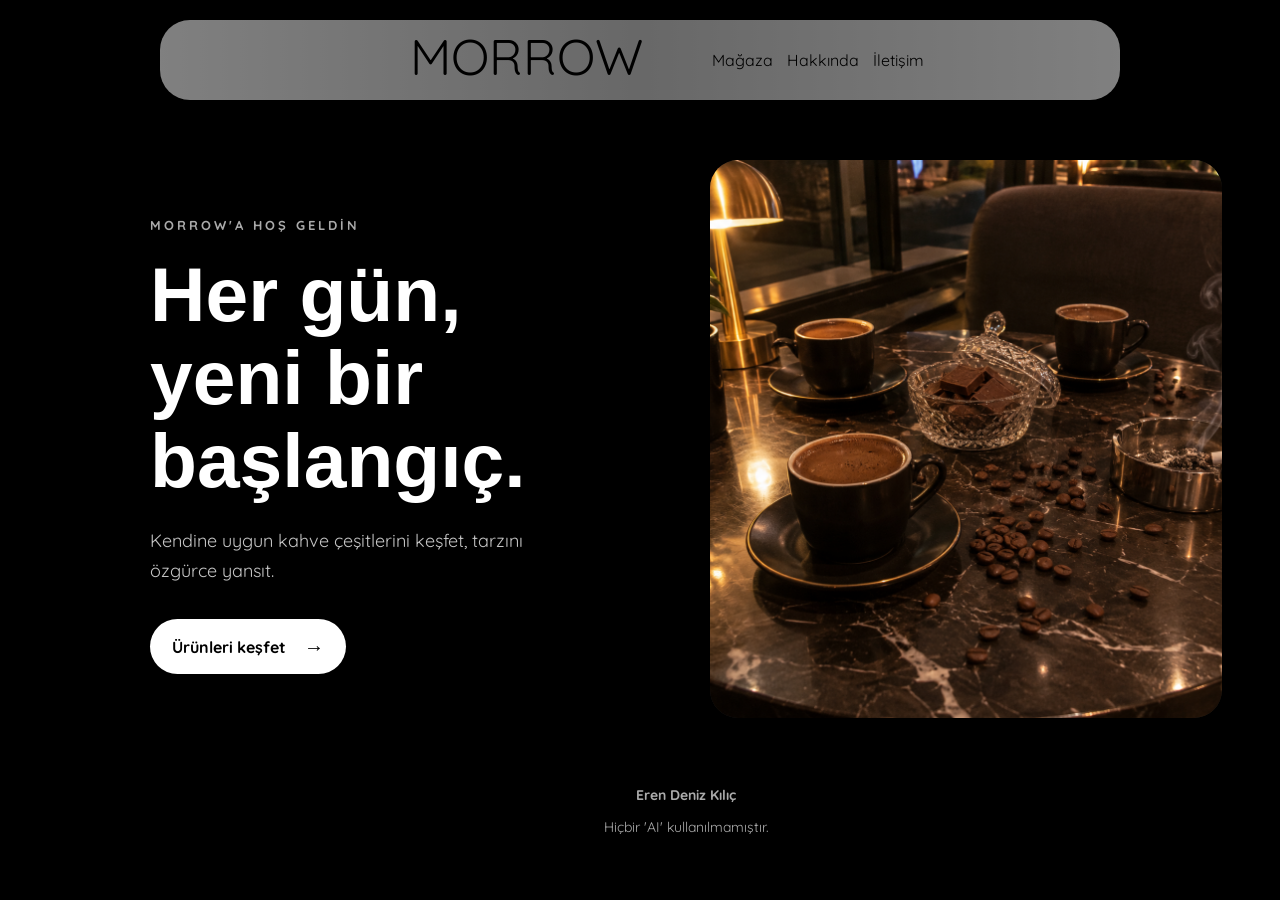
<file: index.html>
<!DOCTYPE html>
<html lang="tr">
<head>
    <meta charset="UTF-8">
    <meta name="viewport" content="width=device-width, initial-scale=1.0">
    <title>Ana Sayfa</title>
    <link rel="stylesheet" href="style.css">
</head>
<body>
    <nav class="navbar">
        <div class="buttons">
            <a href="index.html" class="logo">MORROW</a>
            <a href="shopping.html" class="control">Mağaza</a>
            <a href="about.html" class="control">Hakkında</a>
            <a href="contact.html" class="control">İletişim</a>
        </div>
    </nav>
    <main class="hero">
        <div class="hero-copy">
            <p class="hero-eyebrow">MORROW'A HOŞ GELDİN</p>
            <h1>Her gün,<br>yeni bir başlangıç.</h1>
            <p class="hero-description">Kendine uygun kahve çeşitlerini keşfet, tarzını özgürce yansıt.</p>
            <a class="hero-button" href="shopping.html">Ürünleri keşfet <span aria-hidden="true">→</span></a>
        </div>
        <div class="hero-image">
            <img src="img/mainmenuphoto.png" alt="MORROW'dan bir kare">
        </div>
        <footer>
            <b>Eren Deniz Kılıç</b>
            <p>Hiçbir 'AI' kullanılmamıştır.</p>
        </footer>
    </main>
</body>
</html>
</file>
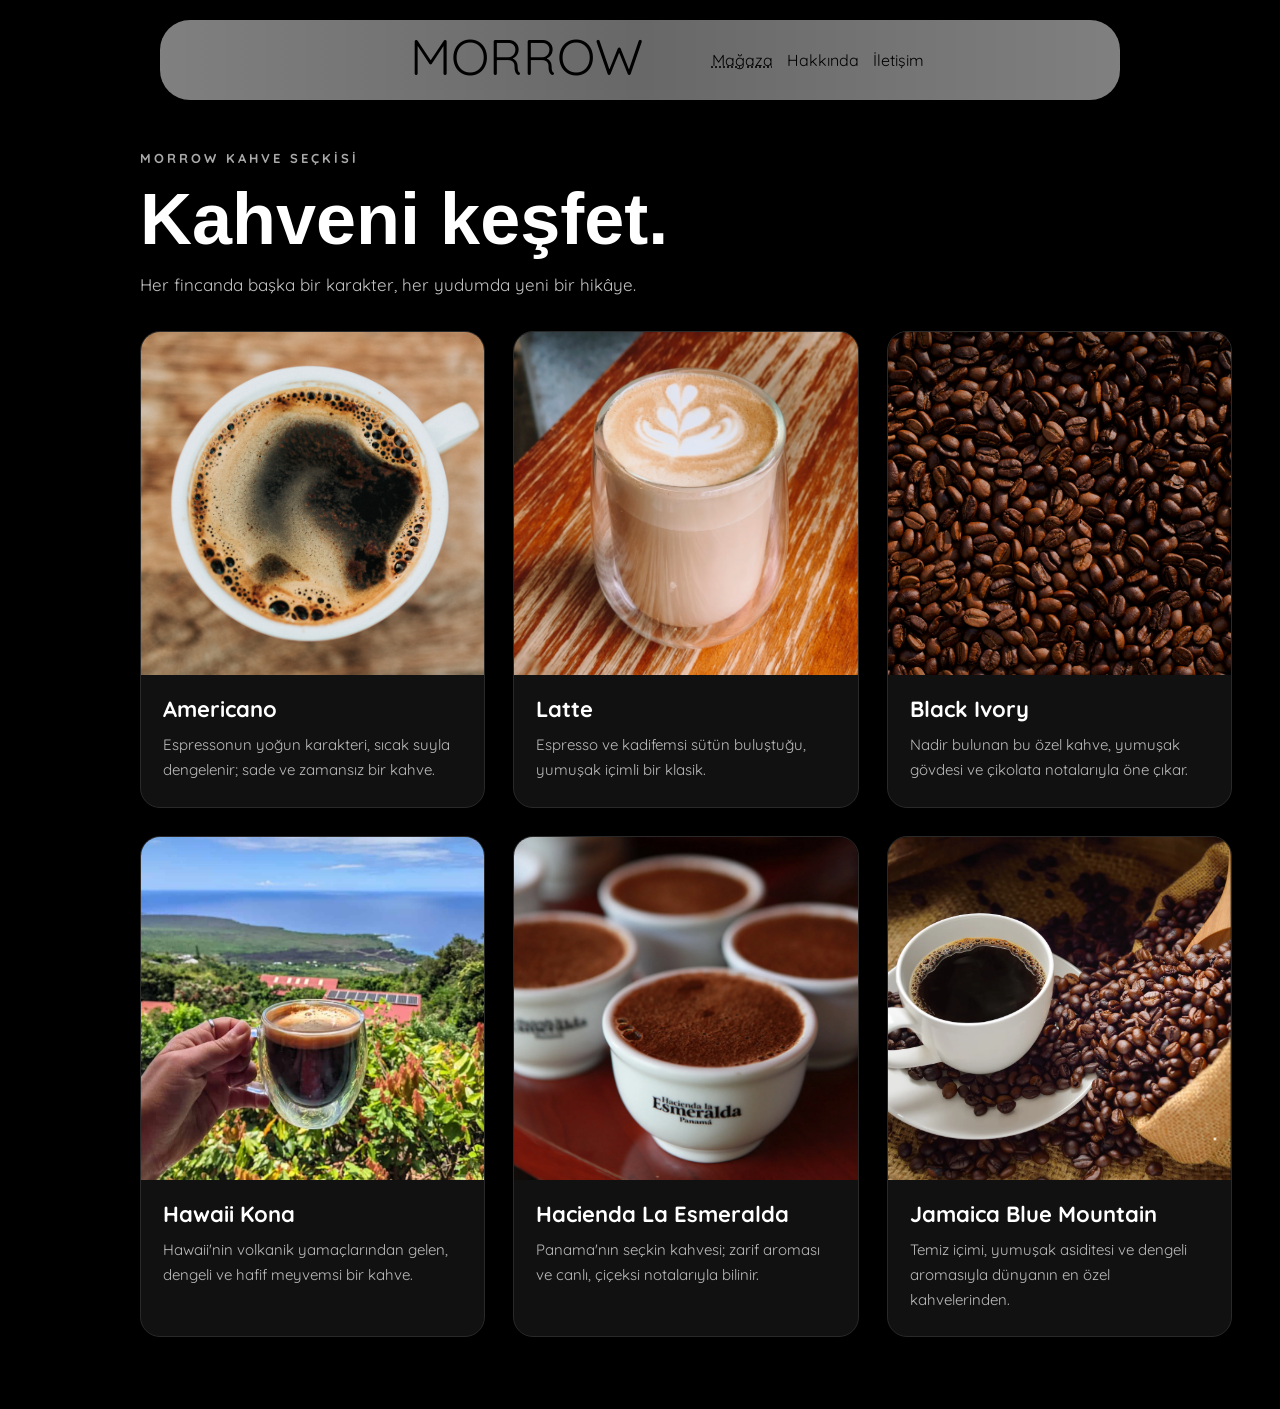
<file: shopping.html>
<!DOCTYPE html>
<html lang="tr">
<head>
    <meta charset="UTF-8">
    <meta name="viewport" content="width=device-width, initial-scale=1.0">
    <title>Mağaza | MORROW</title>
    <link rel="stylesheet" href="style.css">
</head>
<body>
    <nav class="navbar">
        <div class="buttons">
            <a href="index.html" class="logo">MORROW</a>
            <a href="shopping.html" class="selected control">Mağaza</a>
            <a href="about.html" class="control">Hakkında</a>
            <a href="contact.html" class="control">İletişim</a>
        </div>
    </nav>
    <main class="shop-page">
        <header class="shop-heading">
            <p class="shop-eyebrow">MORROW KAHVE SEÇKİSİ</p>
            <h1>Kahveni keşfet.</h1>
            <p>Her fincanda başka bir karakter, her yudumda yeni bir hikâye.</p>
        </header>
        <section class="product-grid" aria-label="Kahve ürünleri">
            <article class="product-card">
                <img src="img/americano.jpg" alt="Fincanda sade Americano" loading="lazy">
                <div class="product-info">
                    <h2>Americano</h2>
                    <p>Espressonun yoğun karakteri, sıcak suyla dengelenir; sade ve zamansız bir kahve.</p>
                </div>
            </article>
            <article class="product-card">
                <img src="img/latte.jpg" alt="Süt köpüklü Latte" loading="lazy">
                <div class="product-info">
                    <h2>Latte</h2>
                    <p>Espresso ve kadifemsi sütün buluştuğu, yumuşak içimli bir klasik.</p>
                </div>
            </article>
            <article class="product-card">
                <img src="img/blackivory.jpg" alt="Kavrulmuş Black Ivory kahve çekirdekleri" loading="lazy">
                <div class="product-info">
                    <h2>Black Ivory</h2>
                    <p>Nadir bulunan bu özel kahve, yumuşak gövdesi ve çikolata notalarıyla öne çıkar.</p>
                </div>
            </article>
            <article class="product-card">
                <img src="img/hawaiikona.jpg" alt="Özenle hazırlanmış Hawaii Kona kahvesi" loading="lazy">
                <div class="product-info">
                    <h2>Hawaii Kona</h2>
                    <p>Hawaii'nin volkanik yamaçlarından gelen, dengeli ve hafif meyvemsi bir kahve.</p>
                </div>
            </article>
            <article class="product-card">
                <img src="img/haciendalaesmeralda.webp" alt="Taze demlenmiş Hacienda La Esmeralda kahvesi" loading="lazy">
                <div class="product-info">
                    <h2>Hacienda La Esmeralda</h2>
                    <p>Panama'nın seçkin kahvesi; zarif aroması ve canlı, çiçeksi notalarıyla bilinir.</p>
                </div>
            </article>
            <article class="product-card">
                <img src="img/jamaicancoffee.webp" alt="Fincanda Jamaica Blue Mountain kahvesi" loading="lazy">
                <div class="product-info">
                    <h2>Jamaica Blue Mountain</h2>
                    <p>Temiz içimi, yumuşak asiditesi ve dengeli aromasıyla dünyanın en özel kahvelerinden.</p>
                </div>
            </article>
        </section>
    </main>
</body>
</html>
</file>
<file: style.css>
@import url('https://fonts.googleapis.com/css2?family=Playwrite+IT+Trad:wght@100..400&family=Quicksand:wght@300..700&display=swap');
html{
    font-family: "Quicksand", sans-serif;
}
body{
    background-color: black;
    color: white;
    margin-top: 150px;
    margin-left: 100px;
}
.navbar{
    background-image: linear-gradient(to right, white, rgb(207, 207, 207), white);
    position: fixed;
    top: 20px;
    left: 50%;
    transform: translateX(-50%);
    width: 75%;
    height: 80px;
    border-radius: 30px;
    opacity: 50%;
}
a{
    color: black;
    text-decoration: none;
}
.buttons{
    padding: 30px;
    width: 50%;
    text-align: center;
    margin: auto;
    position: relative;
}
.logo{
    position: absolute;
    left: 40px;
    font-size: 50px;
    bottom: 12px;
}
.control{
    position: inherit;
    left: 36%;
    margin-left: 10px;
}
.user{
    display: flex;
    font-size: 100px;
}
.pp{
    border-radius: 100%;
    margin-right: 50px;
}
.selected{
    text-decoration: dotted underline;
}
h1{
    font-family: Arial, Helvetica, sans-serif;
    font-size: 100px;
}
.hero{
    display: grid;
    grid-template-columns: 1fr 1fr;
    align-items: center;
    gap: 48px;
    width: calc(100% - 100px);
    max-width: 1280px;
    min-height: calc(100vh - 190px);
    margin: 0 auto;
}
.hero-copy{
    max-width: 540px;
}
.hero-eyebrow{
    margin-bottom: 20px;
    color: #aaa;
    font-size: 13px;
    font-weight: 700;
    letter-spacing: 3px;
}
.hero-copy h1{
    margin: 0;
    font-size: clamp(48px, 6vw, 82px);
    line-height: 1.08;
}
.hero-description{
    max-width: 420px;
    margin: 24px 0 32px;
    color: #c4c4c4;
    font-size: 18px;
    line-height: 1.7;
}
.hero-button{
    display: inline-flex;
    align-items: center;
    gap: 18px;
    padding: 15px 22px;
    border-radius: 999px;
    background: white;
    color: black;
    font-weight: 700;
    transition: background-color 180ms ease, transform 180ms ease;
}
.hero-button:hover{
    transform: translateY(-2px);
    background: #d7d7d7;
}
.hero-button span{
    font-size: 20px;
}
.hero-image{
    overflow: hidden;
    height: min(62vh, 560px);
    min-height: 300px;
    border-radius: 28px;
    background: #1a1a1a;
}
.hero-image img{
    display: block;
    width: 100%;
    height: 100%;
    object-fit: cover;
}
footer{
    grid-column: 1 / -1;
    text-align: center;
    color: #aaa;
    font-size: 14px;
}
.shop-page{
    width: calc(100% - 80px);
    max-width: 1280px;
    margin: 0 auto 72px;
}
.shop-heading{
    margin-bottom: 36px;
}
.shop-eyebrow{
    margin-bottom: 12px;
    color: #aaa;
    font-size: 13px;
    font-weight: 700;
    letter-spacing: 3px;
}
.shop-heading h1{
    margin: 0;
    font-size: clamp(44px, 6vw, 72px);
}
.shop-heading > p:last-child{
    margin-top: 14px;
    color: #c4c4c4;
    font-size: 17px;
}
.product-grid{
    display: grid;
    grid-template-columns: repeat(3, minmax(0, 1fr));
    gap: 28px;
}
.product-card{
    overflow: hidden;
    border: 1px solid #292929;
    border-radius: 20px;
    background: #111;
}
.product-card > img{
    display: block;
    width: 100%;
    aspect-ratio: 1;
    object-fit: cover;
    background: #1a1a1a;
}
.product-info{
    padding: 20px 22px 24px;
}
.product-info h2{
    margin: 0 0 10px;
    font-size: 22px;
}
.product-info p{
    margin: 0;
    color: #bdbdbd;
    font-size: 15px;
    line-height: 1.65;
}
@media (max-width: 760px){
    body{
        margin-left: 24px;
    }
    .hero{
        grid-template-columns: 1fr;
        gap: 36px;
        width: calc(100% - 24px);
        padding: 24px 0 40px;
    }
    .hero-copy h1{
        font-size: clamp(44px, 12vw, 64px);
    }
    .hero-image{
        height: min(55vh, 420px);
    }
    .shop-page{
        width: calc(100% - 24px);
    }
    .product-grid{
        grid-template-columns: repeat(2, minmax(0, 1fr));
        gap: 16px;
    }
    .product-info{
        padding: 16px;
    }
}
@media (max-width: 480px){
    .product-grid{
        grid-template-columns: 1fr;
    }
}
</file>
